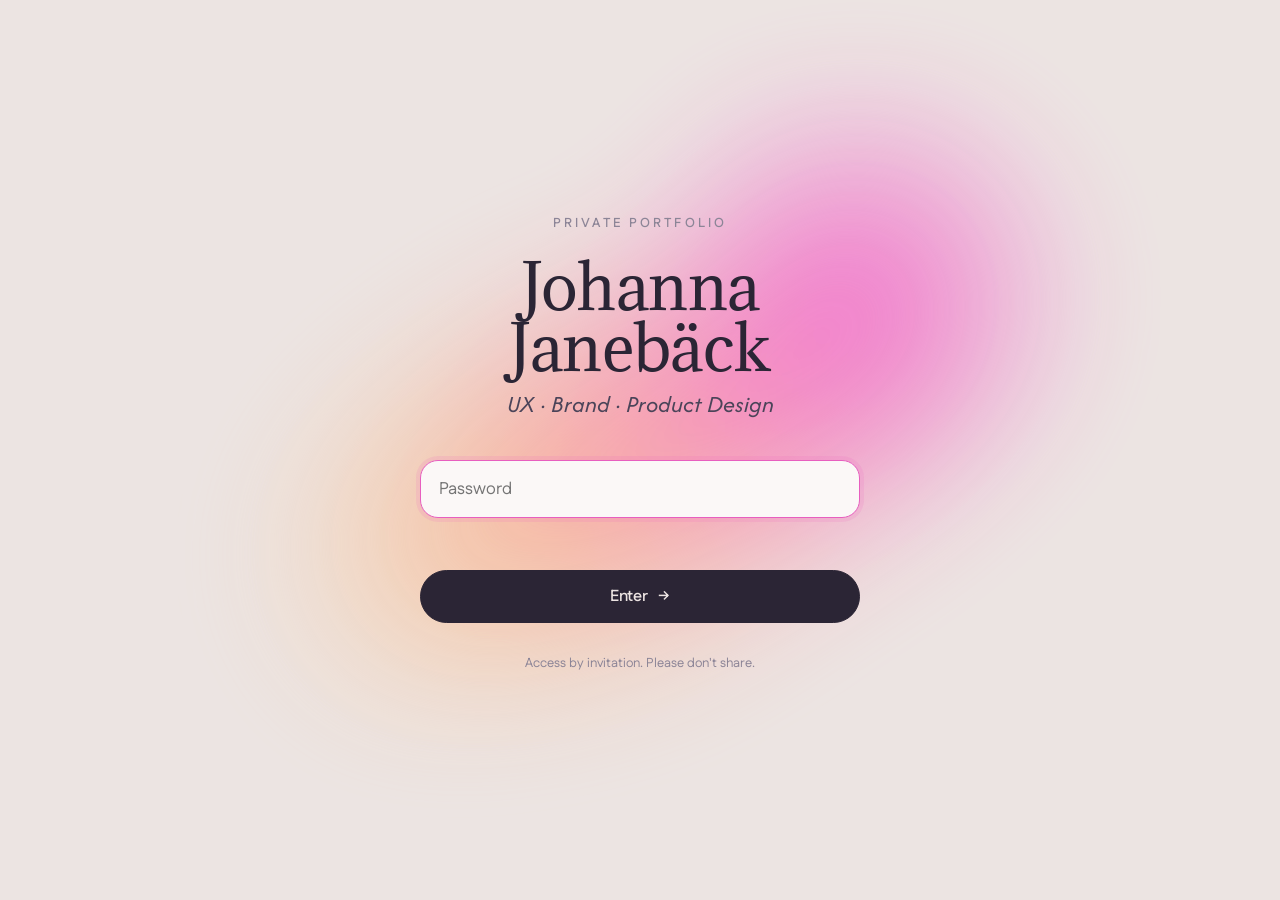
<file: index.html>
<!DOCTYPE html>
<html lang="en">
<head>
<script>
  /* Soft access gate — see login.html. Static host, so this is not real security. */
  if (localStorage.getItem('pf_auth') !== '1') {
    var f = location.pathname.split('/').pop() || 'index.html';
    location.replace('login.html?next=' + encodeURIComponent(f + location.hash));
  }
</script>
<meta charset="UTF-8" />
<meta name="viewport" content="width=device-width, initial-scale=1.0" />
<title>Johanna Janebäck — UX/UI, Brand &amp; Product Design</title>
<meta name="description" content="Portfolio of Johanna Janebäck — UX, UX research, brand and product design. Göteborg, Sweden." />
<link rel="stylesheet" href="styles.css" />
<style>
/* ===================================================================
   HERO — three switchable layouts via body[data-hero]
   =================================================================== */
.hero { position: relative; min-height: 100svh; display: flex; align-items: center; overflow: hidden; padding-top: 96px; }
.hero__inner { position: relative; z-index: 3; width: 100%; }
.hero__eyebrow {
  font-size: 13px; font-weight: 600; letter-spacing: 0.24em; text-transform: uppercase;
  color: var(--muted); margin: 0 0 26px;
}
.hero__name { font-family: var(--serif); color: var(--ink); }
.hero__role { font-family: var(--ital); font-style: italic; color: var(--ink-soft); font-weight: 500; }
.hero__sub { color: var(--body); max-width: 560px; font-size: clamp(17px, 1.6vw, 20px); }
.hero__actions { display: flex; flex-wrap: wrap; gap: 14px; margin-top: 36px; }
.hero .aura { width: 75vw; height: 70vh; }

/* --- mode: centered --- */
body[data-hero="centered"] .hero__inner { text-align: center; }
body[data-hero="centered"] .hero__eyebrow { justify-content: center; }
body[data-hero="centered"] .hero__name { font-size: clamp(44px, 7.6vw, 98px); line-height: .96; }
body[data-hero="centered"] .hero__role { font-size: clamp(22px, 3.6vw, 44px); margin-top: 6px; }
body[data-hero="centered"] .hero__sub { margin: 30px auto 0; }
body[data-hero="centered"] .hero__actions { justify-content: center; }
body[data-hero="centered"] .hero .aura { left: 50%; top: 44%; transform: translate(-50%,-50%); }

/* --- mode: split --- */
body[data-hero="split"] .hero__inner { text-align: left; max-width: 1000px; }
body[data-hero="split"] .hero__name { font-size: clamp(44px, 8.4vw, 108px); line-height: .92; }
body[data-hero="split"] .hero__role { font-size: clamp(21px, 3vw, 38px); display: block; margin-top: 14px; }
body[data-hero="split"] .hero__sub { margin-top: 30px; }
body[data-hero="split"] .hero .aura { right: -10vw; left: auto; top: 8%; width: 62vw; height: 60vh; }

/* --- mode: stacked (role-led, editorial) --- */
body[data-hero="stacked"] .hero__inner { text-align: left; }
body[data-hero="stacked"] .hero__eyebrow { margin-bottom: 18px; }
body[data-hero="stacked"] .hero__name {
  font-family: var(--ital); font-style: italic; font-weight: 700; color: var(--ink);
  font-size: clamp(24px, 3.4vw, 46px); line-height: 1; order: 1; margin-bottom: 4px; display: block;
}
body[data-hero="stacked"] .hero__role {
  font-family: var(--serif); font-style: normal; color: var(--ink);
  font-size: clamp(40px, 7.6vw, 102px); line-height: .94; order: 2; display: block;
}
body[data-hero="stacked"] .hero__stack { display: flex; flex-direction: column; }
body[data-hero="stacked"] .hero__sub { margin-top: 32px; }
body[data-hero="stacked"] .hero .aura { right: -6vw; left: auto; top: 30%; width: 70vw; height: 66vh; }

/* default ordering: name then role unless stacked reorders */
.hero__stack { display: contents; }

/* ===================================================================
   ABOUT
   =================================================================== */
.about-grid { display: grid; grid-template-columns: 0.85fr 1.15fr; gap: clamp(36px, 6vw, 88px); align-items: center; }
.portrait-frame { position: relative; }
.portrait-clip { border-radius: var(--radius); overflow: hidden; display: block; }
.portrait-frame img { width: 100%; display: block; filter: grayscale(1) contrast(1.02); aspect-ratio: 4/5; object-fit: cover; object-position: top center; transform: scale(1.1); transform-origin: top center; }
.portrait-frame::before {
  content: ""; position: absolute; inset: auto -18px -18px auto; width: 64%; height: 64%;
  background:
    radial-gradient(60% 60% at 70% 30%, rgba(231,95,191,0.55), transparent 70%),
    radial-gradient(60% 60% at 30% 70%, rgba(244,167,126,0.5), transparent 70%);
  filter: blur(34px); z-index: -1;
}
.portrait-frame .mark { position: absolute; top: -14px; left: -14px; width: 40px; height: 40px; background: var(--lime); }
.about-statement { font-size: clamp(28px, 3.6vw, 46px); line-height: 1.12; color: var(--ink); margin: 0 0 28px; font-family: var(--serif); }
.about-statement em { font-family: var(--ital); font-style: italic; }
.about-body { columns: 1; max-width: 560px; }
.about-sign { margin-top: 26px; display: flex; align-items: center; gap: 14px; color: var(--muted); font-size: 15px; }
.about-sign .pin { width: 8px; height: 8px; border-radius: 50%; background: var(--lime); }

/* ===================================================================
   WORK
   =================================================================== */
.work-head { display: flex; justify-content: space-between; align-items: flex-end; gap: 24px; margin-bottom: 56px; flex-wrap: wrap; }
.work-head h2 { font-size: clamp(34px, 5vw, 64px); }
.work-list { display: flex; flex-direction: column; gap: clamp(28px, 4vw, 54px); }
.case-card {
  display: grid; grid-template-columns: 1fr 1fr; gap: clamp(24px, 4vw, 60px); align-items: center;
  background: var(--paper); border: 1px solid var(--paper-edge); border-radius: 26px;
  padding: clamp(22px, 3vw, 40px); position: relative; overflow: hidden;
  transition: transform .5s var(--ease), box-shadow .5s var(--ease), border-color .5s;
}
.case-card:hover { transform: translateY(-5px); box-shadow: 0 30px 60px -34px rgba(43,37,53,0.4); border-color: var(--hair); }
.case-card:nth-child(even) .case-card__media { order: 2; }
.case-card__body { min-width: 0; }
.case-idx { font-family: var(--serif); font-size: 15px; color: var(--muted); letter-spacing: 0.1em; }
.case-cat { font-size: 12.5px; font-weight: 600; letter-spacing: 0.18em; text-transform: uppercase; color: var(--lime-deep); margin: 14px 0 12px; }
.case-card h3 { font-size: clamp(26px, 3vw, 40px); line-height: 1.05; margin-bottom: 14px; }
.case-card p { color: var(--body); font-size: 17px; max-width: 42ch; }
.case-link { display: inline-flex; align-items: center; gap: 9px; margin-top: 22px; font-weight: 600; color: var(--ink); font-size: 16px; }
.case-link .arr { transition: transform .3s var(--ease); }
.case-card:hover .case-link .arr { transform: translateX(5px); }
.case-card__media { position: relative; border-radius: 16px; overflow: hidden; aspect-ratio: 4/3; background: var(--rose-deep); }
.case-card__media .ph {
  position: absolute; inset: 0; display: flex; align-items: center; justify-content: center;
}
.case-card__media img { width: 100%; height: 100%; object-fit: cover; }

@media (max-width: 820px) {
  .about-grid { grid-template-columns: 1fr; }
  .portrait-frame { max-width: 380px; }
  .case-card { grid-template-columns: 1fr; }
  .case-card:nth-child(even) .case-card__media { order: 0; }
}

/* ===================================================================
   EXPERIENCE + EDUCATION
   =================================================================== */
.cv-grid { display: grid; grid-template-columns: 1fr 1fr; gap: clamp(40px, 6vw, 90px); }
.cv-col h2 { font-size: clamp(26px, 3vw, 38px); margin-bottom: 32px; }
.cv-item { display: grid; grid-template-columns: auto 1fr; gap: 18px; padding: 22px 0; border-top: 1px solid var(--hair); }
.cv-item:last-child { border-bottom: 1px solid var(--hair); }
.cv-item .ico { width: 38px; height: 38px; border-radius: 11px; background: rgba(255,255,255,0.6); border: 1px solid var(--hair); display: flex; align-items: center; justify-content: center; color: var(--ink-soft); }
.cv-item .ico svg { width: 20px; height: 20px; }
.cv-item .role { font-family: var(--serif); font-size: 21px; color: var(--ink); line-height: 1.15; }
.cv-item .meta { font-size: 15px; color: var(--muted); margin-top: 4px; }
.cv-item .field { font-size: 14.5px; color: var(--ink-soft); margin-top: 7px; }

@media (max-width: 820px) { .cv-grid { grid-template-columns: 1fr; gap: 48px; } }

/* ===================================================================
   SKILLS
   =================================================================== */
.skills-grid { display: grid; grid-template-columns: repeat(3,1fr); gap: clamp(20px, 3vw, 36px); margin-bottom: 44px; }
.skill-card { background: var(--paper); border: 1px solid var(--paper-edge); border-radius: 20px; padding: clamp(22px,2.6vw,32px); }
.skill-card h3 { font-size: 22px; margin-bottom: 18px; }
.skill-card ul { list-style: none; padding: 0; margin: 0; display: flex; flex-direction: column; gap: 11px; }
.skill-card li { font-size: 16px; color: var(--body); display: flex; align-items: center; gap: 11px; }
.skill-card li::before { content: ""; width: 6px; height: 6px; background: var(--lime); flex: none; }
.spark-row { display: flex; flex-wrap: wrap; gap: 12px; align-items: center; }
.spark-row .lab { font-size: 14px; color: var(--muted); margin-right: 6px; }
.spark { font-family: var(--serif); font-size: clamp(20px, 2.4vw, 30px); color: var(--ink); padding: 8px 20px; border-radius: 999px; background: var(--lime); }

@media (max-width: 760px) { .skills-grid { grid-template-columns: 1fr; } }

/* placeholder media for cases without a screenshot yet */
.ph-media { position: absolute; inset: 0; display: flex; align-items: flex-end; padding: 16px;
  background: repeating-linear-gradient(135deg, var(--rose-deep) 0 13px, #ded1cd 13px 26px); }
.ph-media code { font-family: ui-monospace, 'SF Mono', Menlo, monospace; font-size: 12px; color: var(--ink-soft);
  background: rgba(251,248,247,0.82); padding: 6px 11px; border-radius: 7px; letter-spacing: -0.01em; }

/* ===================================================================
   TWEAKS root reset
   =================================================================== */
#tweaks-root:empty { display: none; }
</style>
</head>
<body data-hero="centered">

<!-- ============================ NAV ============================ -->
<nav class="nav" id="nav">
  <a class="nav__brand" href="#top"><span class="dot"></span>Johanna Janebäck</a>
  <div class="nav__links">
    <a href="#about">About</a>
    <a href="#work">Work</a>
    <a href="#cv">Experience</a>
    <a href="#skills">Skills</a>
    <a class="cta" href="#contact">Contact</a>
  </div>
</nav>

<!-- ============================ HERO ============================ -->
<header class="hero" id="top" data-screen-label="Hero">
  <div class="aura"></div>
  <svg class="wave-line" viewBox="0 0 1440 900" preserveAspectRatio="none" aria-hidden="true">
    <path d="M-20 470 C 240 360, 420 560, 660 500 S 1080 360, 1460 460" />
  </svg>
  <div class="wrap hero__inner">
    <p class="hero__eyebrow">Portfolio · Göteborg, Sweden</p>
    <div class="hero__stack">
      <h1 class="hero__name">Johanna Janebäck</h1>
      <p class="hero__role">UX/UI, Brand &amp; Product Design</p>
    </div>
    <p class="hero__sub">I design end-to-end UX and UI, from user research and accessibility to product strategy, design systems and brand. I combine product design, leadership and teaching.</p>
    <div class="hero__actions">
      <a class="btn" href="#work">View selected work <span class="arr">→</span></a>
      <a class="btn btn--ghost" href="#contact">Get in touch</a>
    </div>
  </div>
</header>

<!-- ============================ ABOUT ============================ -->
<section class="section" id="about" data-screen-label="About">
  <div class="wrap about-grid">
    <div class="portrait-frame reveal">
      <span class="mark"></span>
      <div class="portrait-clip"><img src="assets/portrait.jpg" alt="Portrait of Johanna Janebäck in Göteborg" /></div>
    </div>
    <div class="about-text reveal">
      <p class="eyebrow">What's my thing?</p>
      <h2 class="about-statement">I'm a design and product leader who wants to build <em>impactful, user-centered</em> things that really matter.</h2>
      <div class="about-body">
        <p>I'm a designer and product owner with a master's in Interaction Design &amp; Technologies and a bachelor's in Design &amp; Product Development from Chalmers University of Technology. I work the whole way across the stack from product management, UX, research and brand.</p>
        <p>I enjoy taking a fuzzy problem, research it with the people it's for, shape the strategy, and then design something that's genuinely nice to use. I'm happiest delivering work that makes a real, measurable difference.</p>
      </div>
      <div class="about-sign"><span class="pin"></span> Based in Göteborg · open to UX, product &amp; design-lead roles</div>
    </div>
  </div>
</section>

<!-- ============================ WORK ============================ -->
<section class="section" id="work" data-screen-label="Selected work">
  <div class="wrap">
    <div class="work-head reveal">
      <div>
        <p class="eyebrow">Selected work</p>
        <h2>Featured projects.</h2>
      </div>
      <p style="max-width: 320px; color: var(--body);">Research, product, systems and brand, most from my years leading design at Satcube, plus my master's thesis on accessibility.</p>
    </div>

    <div class="work-list">
      <a class="case-card reveal" href="case-cognitive-app.html">
        <div class="case-card__media">
          <img src="assets/card-grunden.jpg" alt="Grunden activities app — two app screens" />
        </div>
        <div class="case-card__body">
          <span class="case-idx">01 — Master thesis</span>
          <p class="case-cat">UX Research · Accessibility</p>
          <h3>An accessible activities app, designed WCAG&nbsp;AAA</h3>
          <p>For people with intellectual disabilities — built on workshops, interviews, testing and observation, with no decision made without the people it was for.</p>
          <span class="case-link">Read the case <span class="arr">→</span></span>
        </div>
      </a>

      <a class="case-card reveal" href="case-satcube-webgui.html">
        <div class="case-card__media">
          <img src="assets/card-webgui.jpg" alt="Satcube WebGUI case overview" />
        </div>
        <div class="case-card__body">
          <span class="case-idx">02 — UX / UI · Satcube</span>
          <p class="case-cat">Complex systems · Accessibility</p>
          <h3>An intuitive way to manage satellite terminals, for novices and experts alike</h3>
          <p>The WebGUI configures and monitors a satellite terminal in real time, designed so a first-timer understands it as well as a pro.</p>
          <span class="case-link">Read the case <span class="arr">→</span></span>
        </div>
      </a>

      <a class="case-card reveal" href="case-satcube-website.html">
        <div class="case-card__media">
          <img src="assets/card-website.jpg" alt="Satcube website pages" />
        </div>
        <div class="case-card__body">
          <span class="case-idx">03 — Web · Design system · Satcube</span>
          <p class="case-cat">Web Design · Product ownership</p>
          <h3>Satcube website and design system, one site with many uses</h3>
          <p>Shop, dashboard, news and product pages with very different goals, unified by a design system I built from scratch.</p>
          <span class="case-link">Read the case <span class="arr">→</span></span>
        </div>
      </a>

      <a class="case-card reveal" href="case-satcube-brand.html">
        <div class="case-card__media">
          <img src="assets/card-brand.jpg" alt="Satcube logotype and brand colours" />
        </div>
        <div class="case-card__body">
          <span class="case-idx">04 — Brand · Satcube</span>
          <p class="case-cat">Brand Identity</p>
          <h3>An accessible identity for a technical industry</h3>
          <p>A complete visual brand led solo, from competitor analysis and stakeholder workshops to a logotype drawn from the layers of the atmosphere.</p>
          <span class="case-link">Read the case <span class="arr">→</span></span>
        </div>
      </a>
    </div>
  </div>
</section>

<!-- ============================ EXPERIENCE + EDUCATION ============================ -->
<section class="section section--tight" id="cv" data-screen-label="Experience">
  <div class="wrap">
    <p class="eyebrow reveal">Where I've been</p>
    <div class="cv-grid">
      <div class="cv-col reveal">
        <h2>I've worked</h2>
        <div class="cv-item">
          <div class="ico"><svg viewBox="0 0 24 24" fill="none" stroke="currentColor" stroke-width="1.7" stroke-linecap="round" stroke-linejoin="round"><path d="M12 2.5c2.6 1.7 4 4.7 4 8.2L13.5 14h-3L8 10.7c0-3.5 1.4-6.5 4-8.2z"></path><circle cx="12" cy="9" r="1.5"></circle><path d="M10.5 14l-2 2.4M13.5 14l2 2.4"></path><path d="M10 18.4c0 1.3 2 2.6 2 2.6s2-1.3 2-2.6"></path></svg></div>
          <div>
            <div class="role">Design Lead &amp; Product Owner</div>
            <div class="meta">Satcube · 2022–2025</div>
            <div class="field">Owned design &amp; roadmap for the website, WebGUI and app — plus brand and art direction — across the space industry.</div>
          </div>
        </div>
        <div class="cv-item">
          <div class="ico"><svg viewBox="0 0 24 24" fill="none" stroke="currentColor" stroke-width="1.7" stroke-linecap="round" stroke-linejoin="round"><path d="M4 20l1.2-4.2 9.3-9.3 3 3-9.3 9.3L4 20z"></path><path d="M13.5 7.5l3 3"></path></svg></div>
          <div>
            <div class="role">Project Manager &amp; UX/UI Designer</div>
            <div class="meta">Noor Digital · 2025</div>
            <div class="field">Client projects at a digital marketing agency — from scoping to shipped UI.</div>
          </div>
        </div>
      </div>

      <div class="cv-col reveal">
        <h2>I've studied</h2>
        <div class="cv-item">
          <div class="ico"><svg viewBox="0 0 24 24" fill="none" stroke="currentColor" stroke-width="1.7" stroke-linecap="round" stroke-linejoin="round"><circle cx="9" cy="8" r="3"></circle><path d="M3.5 20a5.5 5.5 0 0 1 11 0"></path><path d="M16 5.4a3 3 0 0 1 0 5.2"></path><path d="M18 20a5.5 5.5 0 0 0-3-4.9"></path></svg></div>
          <div>
            <div class="role">MSc · Learning and Leadership</div>
            <div class="meta">Chalmers University of Technology</div>
          </div>
        </div>
        <div class="cv-item">
          <div class="ico"><svg viewBox="0 0 24 24" fill="none" stroke="currentColor" stroke-width="1.7" stroke-linecap="round" stroke-linejoin="round"><path d="M5 3l5.5 16 2-6.4 6.4-2L5 3z"></path><path d="M13 13l5 5"></path></svg></div>
          <div>
            <div class="role">MSc · Interaction Design and Technologies</div>
            <div class="meta">Chalmers University of Technology</div>
          </div>
        </div>
        <div class="cv-item">
          <div class="ico"><svg viewBox="0 0 24 24" fill="none" stroke="currentColor" stroke-width="1.7" stroke-linecap="round" stroke-linejoin="round"><circle cx="12" cy="12" r="9"></circle><path d="M15.6 8.4l-2 5.2-5.2 2 2-5.2 5.2-2z"></path><circle cx="12" cy="12" r="1"></circle></svg></div>
          <div>
            <div class="role">BSc · Design and Product Development</div>
            <div class="meta">Chalmers University of Technology</div>
          </div>
        </div>
      </div>
    </div>
  </div>
</section>

<!-- ============================ SKILLS ============================ -->
<section class="section" id="skills" data-screen-label="Skills">
  <div class="wrap">
    <p class="eyebrow reveal">What I bring</p>
    <div class="skills-grid">
      <div class="skill-card reveal">
        <h3>Product</h3>
        <ul>
          <li>Agile product ownership</li>
          <li>Roadmapping &amp; prioritisation</li>
          <li>KPI tracking</li>
          <li>Stakeholder workshops</li>
        </ul>
      </div>
      <div class="skill-card reveal">
        <h3>Design &amp; UX</h3>
        <ul>
          <li>UI / UX design</li>
          <li>Design systems</li>
          <li>Brand identity</li>
          <li>Accessible design (WCAG)</li>
        </ul>
      </div>
      <div class="skill-card reveal">
        <h3>Research</h3>
        <ul>
          <li>Usability testing</li>
          <li>Interviews &amp; observation</li>
          <li>A/B testing</li>
          <li>Personas &amp; synthesis</li>
        </ul>
      </div>
    </div>
  </div>
</section>

<!-- ============================ CONTACT / FOOTER ============================ -->
<footer class="footer section" id="contact" data-screen-label="Contact">
  <div class="aura" style="left:-10vw; top:10%; width:60vw; height:70vh;"></div>
  <div class="wrap foot-grid">
    <div class="reveal">
      <p class="eyebrow" style="color:rgba(255,255,255,0.55)">Let's talk</p>
    </div>
    <div class="foot-meta reveal">
      <div class="foot-cols">
        <div>
          <div class="lab">Location</div>
          Göteborg, Sweden
        </div>
        <div>
          <div class="lab">Elsewhere</div>
          <a href="#" rel="noopener">LinkedIn</a>
        </div>
        <div>
          <div class="lab">Open to</div>
          UX · Accessibility · Product
        </div>
      </div>
      <a href="#top" style="border:none; display:inline-flex; align-items:center; gap:8px;">Back to top ↑</a>
    </div>
  </div>
</footer>

<!-- ============================ TWEAKS ============================ -->
<div id="tweaks-root"></div>

<script src="https://unpkg.com/react@18.3.1/umd/react.development.js" integrity="sha384-hD6/rw4ppMLGNu3tX5cjIb+uRZ7UkRJ6BPkLpg4hAu/6onKUg4lLsHAs9EBPT82L" crossorigin="anonymous"></script>
<script src="https://unpkg.com/react-dom@18.3.1/umd/react-dom.development.js" integrity="sha384-u6aeetuaXnQ38mYT8rp6sbXaQe3NL9t+IBXmnYxwkUI2Hw4bsp2Wvmx4yRQF1uAm" crossorigin="anonymous"></script>
<script src="https://unpkg.com/@babel/standalone@7.29.0/babel.min.js" integrity="sha384-m08KidiNqLdpJqLq95G/LEi8Qvjl/xUYll3QILypMoQ65QorJ9Lvtp2RXYGBFj1y" crossorigin="anonymous"></script>
<script type="text/babel" src="tweaks-panel.jsx"></script>

<script>
/* ---- nav stuck ---- */
const nav = document.getElementById('nav');
const onScroll = () => nav.classList.toggle('is-stuck', window.scrollY > 40);
window.addEventListener('scroll', onScroll, { passive: true }); onScroll();

/* ---- reveal on scroll ---- */
const io = new IntersectionObserver((entries) => {
  entries.forEach(e => { if (e.isIntersecting) { e.target.classList.add('in'); io.unobserve(e.target); } });
}, { threshold: 0.12, rootMargin: '0px 0px -8% 0px' });
document.querySelectorAll('.reveal').forEach(el => io.observe(el));
</script>

<script type="text/babel">
const HERO_LABELS = { centered: 'Centered', split: 'Split', stacked: 'Editorial' };
const SPARKS = ['#9CDE7B', '#F4A77E', '#E75FBF', '#7A8CCB'];

const TWEAK_DEFAULTS = /*EDITMODE-BEGIN*/{
  "heroLayout": "split",
  "spark": "#E75FBF",
  "aura": 0.8
}/*EDITMODE-END*/;

function PortfolioTweaks() {
  const [t, setTweak] = useTweaks(TWEAK_DEFAULTS);
  React.useEffect(() => {
    document.body.dataset.hero = t.heroLayout;
    document.documentElement.style.setProperty('--lime', t.spark);
    document.documentElement.style.setProperty('--aura-strength', t.aura);
  }, [t.heroLayout, t.spark, t.aura]);

  return (
    <TweaksPanel>
      <TweakSection label="Hero" />
      <TweakRadio label="Layout" value={t.heroLayout}
        options={[{value:'centered',label:'Centered'},{value:'split',label:'Split'},{value:'stacked',label:'Editorial'}]}
        onChange={(v) => setTweak('heroLayout', v)} />
      <TweakSection label="Mood" />
      <TweakColor label="Accent spark" value={t.spark} options={SPARKS}
        onChange={(v) => setTweak('spark', v)} />
      <TweakSlider label="Aura intensity" value={t.aura} min={0.2} max={1.2} step={0.02}
        onChange={(v) => setTweak('aura', v)} />
    </TweaksPanel>
  );
}
ReactDOM.createRoot(document.getElementById('tweaks-root')).render(<PortfolioTweaks />);
</script>
</body>
</html>
</file>
<file: styles.css>
/* ===================================================================
   Johanna Janebäck — Portfolio
   Refined editorial system. Warm rose ground, plum ink, aura gradient,
   lime spark. Adamina (display serif) + Fustat (UI/body) + Afacad (italic).
   =================================================================== */

@import url('https://fonts.googleapis.com/css2?family=Adamina&family=Afacad:ital,wght@0,400..700;1,400..700&family=Fustat:wght@300..800&display=swap');

:root {
  /* ground */
  --rose:        #ECE4E2;
  --rose-deep:   #E4D9D6;
  --rose-tint:   #F4EEEC;
  --paper:       #FBF8F7;
  --paper-edge:  #EFE7E4;

  /* plum ink */
  --ink:         #2B2535;   /* headings */
  --ink-soft:    #4B4459;   /* sub-headings */
  --body:        #5E576F;   /* body */
  --muted:       #8C8597;   /* captions / meta */
  --hair:        rgba(70,63,87,0.14);

  /* aura + sparks */
  --magenta:     #E75FBF;
  --pink:        #F07AA8;
  --peach:       #F4A77E;
  --apricot:     #F6C79A;
  --lime:        #9CDE7B;
  --lime-deep:   #6FB94E;

  /* satcube */
  --navy:        #112A46;
  --gold:        #E9AD81;

  /* type */
  --serif: 'Adamina', Georgia, 'Times New Roman', serif;
  --sans:  'Fustat', 'Helvetica Neue', Arial, sans-serif;
  --ital:  'Afacad', 'Fustat', sans-serif;

  --maxw: 1180px;
  --gutter: clamp(22px, 5vw, 80px);
  --radius: 18px;

  --ease: cubic-bezier(.22,.61,.36,1);
}

* { box-sizing: border-box; }

html { scroll-behavior: smooth; -webkit-font-smoothing: antialiased; text-rendering: optimizeLegibility; }

body {
  margin: 0;
  background: var(--rose);
  color: var(--body);
  font-family: var(--sans);
  font-size: 18px;
  line-height: 1.6;
  font-weight: 400;
  overflow-x: hidden;
}

::selection { background: var(--magenta); color: #fff; }

img { display: block; max-width: 100%; }

a { color: inherit; text-decoration: none; }

h1, h2, h3, h4 {
  font-family: var(--serif);
  color: var(--ink);
  font-weight: 400;
  margin: 0;
  letter-spacing: -0.01em;
  line-height: 1.04;
}

p { margin: 0 0 1em; text-wrap: pretty; }

/* ---- layout helpers ---- */
.wrap { width: 100%; max-width: var(--maxw); margin-inline: auto; padding-inline: var(--gutter); }
.section { padding-block: clamp(72px, 11vw, 150px); position: relative; }
.section--tight { padding-block: clamp(48px, 7vw, 96px); }

.eyebrow {
  font-family: var(--sans);
  font-size: 13px;
  font-weight: 600;
  letter-spacing: 0.22em;
  text-transform: uppercase;
  color: var(--muted);
  margin: 0 0 22px;
  display: flex;
  align-items: center;
  gap: 12px;
}
.eyebrow::before {
  content: "";
  width: 9px; height: 9px;
  background: var(--lime);
  display: inline-block;
  flex: none;
}

.lead { font-size: clamp(20px, 2.4vw, 27px); line-height: 1.5; color: var(--ink-soft); font-weight: 400; }

.serif-italic { font-family: var(--ital); font-style: italic; }

/* ===================================================================
   AURA — the signature blurred gradient blob
   =================================================================== */
.aura {
  position: absolute;
  pointer-events: none;
  z-index: 0;
  filter: blur(60px) saturate(112%);
  opacity: var(--aura-strength, 0.92);
  background:
    radial-gradient(38% 58% at 72% 32%, rgba(231,95,191,0.95), transparent 62%),
    radial-gradient(42% 52% at 58% 50%, rgba(240,122,168,0.78), transparent 64%),
    radial-gradient(40% 56% at 44% 62%, rgba(244,167,126,0.72), transparent 66%),
    radial-gradient(30% 46% at 30% 72%, rgba(246,199,154,0.55), transparent 70%);
}

/* thin hand-drawn wave line that rides over the aura */
.wave-line { position: absolute; inset: 0; z-index: 1; pointer-events: none; overflow: visible; }
.wave-line path { fill: none; stroke: rgba(255,255,255,0.85); stroke-width: 1.4; }

/* ===================================================================
   NAV
   =================================================================== */
.nav {
  position: fixed;
  inset: 0 0 auto 0;
  z-index: 60;
  display: flex;
  align-items: center;
  justify-content: space-between;
  padding: 20px var(--gutter);
  transition: background .4s var(--ease), backdrop-filter .4s, padding .4s var(--ease), border-color .4s;
  border-bottom: 1px solid transparent;
}
.nav.is-stuck {
  background: rgba(236,228,226,0.72);
  backdrop-filter: blur(16px) saturate(120%);
  border-bottom-color: var(--hair);
  padding-block: 14px;
}
.nav__brand {
  font-family: var(--ital);
  font-style: italic;
  font-weight: 700;
  font-size: 21px;
  color: var(--ink);
  letter-spacing: -0.01em;
  display: flex; align-items: center; gap: 11px;
}
.nav__brand .dot { width: 11px; height: 11px; background: var(--lime); flex: none; }
.nav__links { display: flex; align-items: center; gap: clamp(18px, 3vw, 42px); }
.nav__links a {
  font-size: 15px; font-weight: 500; color: var(--ink-soft);
  position: relative; padding: 4px 0; transition: color .25s;
}
.nav__links a::after {
  content: ""; position: absolute; left: 0; right: 100%; bottom: -2px; height: 1.5px;
  background: var(--ink); transition: right .3s var(--ease);
}
.nav__links a:hover { color: var(--ink); }
.nav__links a:hover::after { right: 0; }
.nav__links a.cta {
  border: 1.5px solid var(--ink); border-radius: 999px; padding: 9px 20px; color: var(--ink);
}
.nav__links a.cta::after { display: none; }
.nav__links a.cta:hover { background: var(--ink); color: var(--rose); }
.nav__burger { display: none; }

@media (max-width: 760px) {
  .nav__links a:not(.cta) { display: none; }
}

/* ===================================================================
   BUTTONS
   =================================================================== */
.btn {
  display: inline-flex; align-items: center; gap: 10px;
  font-family: var(--sans); font-size: 16px; font-weight: 600;
  padding: 14px 26px; border-radius: 999px; cursor: pointer;
  border: 1.5px solid var(--ink); background: var(--ink); color: var(--rose);
  transition: transform .25s var(--ease), background .25s, color .25s, box-shadow .25s;
}
.btn:hover { transform: translateY(-2px); box-shadow: 0 12px 30px -12px rgba(43,37,53,0.5); }
.btn--ghost { background: transparent; color: var(--ink); }
.btn--ghost:hover { background: var(--ink); color: var(--rose); }
.btn .arr { transition: transform .3s var(--ease); }
.btn:hover .arr { transform: translateX(4px); }

/* ===================================================================
   FOOTER / CONTACT
   =================================================================== */
.footer { position: relative; overflow: hidden; background: var(--ink); color: var(--rose-tint); }
.footer .aura { opacity: 0.5; filter: blur(80px) saturate(120%); }
.foot-grid { position: relative; z-index: 2; display: grid; gap: 40px; }
.footer a.mail {
  font-family: var(--serif);
  font-size: clamp(34px, 6vw, 76px);
  color: #fff; line-height: 1.05; letter-spacing: -0.02em;
  display: inline-block; transition: opacity .3s;
}
.footer a.mail:hover { opacity: .7; }
.footer .foot-contact { margin: 0 0 7px; font-size: 18px; line-height: 1.5; color: var(--rose-tint); }
.footer .foot-contact a { color: #fff; border-bottom: 1px solid rgba(255,255,255,0.32); padding-bottom: 1px; transition: border-color .3s; }
.footer .foot-contact a:hover { border-color: #fff; }
.foot-meta { display: flex; flex-wrap: wrap; gap: 30px 56px; justify-content: space-between; align-items: flex-end; }
.foot-meta a { color: var(--rose-tint); border-bottom: 1px solid rgba(255,255,255,0.3); padding-bottom: 2px; transition: border-color .3s; }
.foot-meta a:hover { border-color: #fff; }
.foot-cols { display: flex; gap: 56px; flex-wrap: wrap; }
.foot-cols .lab { font-size: 12px; letter-spacing: 0.2em; text-transform: uppercase; color: rgba(255,255,255,0.5); margin-bottom: 8px; }

/* ===================================================================
   REVEAL ON SCROLL
   =================================================================== */
.reveal { opacity: 0; transform: translateY(26px); transition: opacity .9s var(--ease), transform .9s var(--ease); }
.reveal.in { opacity: 1; transform: none; }
@media (prefers-reduced-motion: reduce) {
  .reveal { opacity: 1; transform: none; transition: none; }
  html { scroll-behavior: auto; }
}

/* ===================================================================
   TAGS / CHIPS
   =================================================================== */
.chips { display: flex; flex-wrap: wrap; gap: 10px; }
.chip {
  font-size: 14px; font-weight: 500; color: var(--ink-soft);
  padding: 8px 16px; border-radius: 999px; border: 1px solid var(--hair);
  background: rgba(255,255,255,0.4); display: inline-flex; align-items: center; gap: 8px;
}
.chip .sq { width: 7px; height: 7px; background: var(--lime); }
</file>
<file: case.css>
/* ===================================================================
   Case study layer — builds on styles.css
   =================================================================== */

.case-nav-back {
  position: fixed; z-index: 61; top: 18px; left: var(--gutter);
  display: inline-flex; align-items: center; gap: 9px;
  font-size: 15px; font-weight: 600; color: var(--ink-soft);
  background: rgba(236,228,226,0.7); backdrop-filter: blur(10px);
  padding: 9px 16px 9px 13px; border-radius: 999px; border: 1px solid var(--hair); white-space: nowrap;
  transition: transform .25s var(--ease), background .25s;
}
.case-nav-back:hover { transform: translateX(-3px); background: rgba(236,228,226,0.95); }
.case-nav-back .arr { transition: transform .3s var(--ease); }
.case-nav-back:hover .arr { transform: translateX(-3px); }

/* ---- HERO ---- */
.case-hero { position: relative; overflow: hidden; padding-top: clamp(120px, 16vh, 200px); padding-bottom: clamp(40px, 6vw, 80px); }
.case-hero .aura { width: 80vw; height: 64vh; right: -16vw; top: -8%; left: auto; opacity: var(--aura-strength, .8); }
.case-eyebrow {
  font-size: 13px; font-weight: 600; letter-spacing: 0.22em; text-transform: uppercase;
  color: var(--lime-deep); margin: 0 0 22px; display: inline-flex; align-items: center; gap: 12px;
}
.case-title { font-size: clamp(34px, 5.6vw, 76px); line-height: 1.0; max-width: 17ch; position: relative; z-index: 3; }
.case-dek { font-size: clamp(18px, 1.9vw, 23px); color: var(--ink-soft); max-width: 32ch; margin-top: 24px; line-height: 1.4; position: relative; z-index: 3; }
.case-dek em { font-family: var(--ital); font-style: italic; }

.case-meta { display: flex; flex-wrap: wrap; gap: 14px 56px; margin-top: 52px; position: relative; z-index: 3; padding-top: 28px; border-top: 1px solid var(--hair); }
.case-meta .m .lab { font-size: 12px; letter-spacing: 0.16em; text-transform: uppercase; color: var(--muted); margin-bottom: 6px; }
.case-meta .m .val { font-size: 16px; color: var(--ink); font-weight: 500; }

/* ---- key visual ---- */
.case-figure { position: relative; border-radius: 24px; overflow: hidden; border: 1px solid var(--paper-edge); background: var(--paper); }
.case-figure img { width: 100%; display: block; }
.case-figure figcaption, .cap { font-size: 14px; color: var(--muted); margin-top: 22px; }
.bleed { width: 100%; max-width: 1320px; margin-inline: auto; padding-inline: var(--gutter); }

/* ---- generic content ---- */
.case-section { padding-block: clamp(56px, 8vw, 110px); }
.case-section.tight { padding-block: clamp(36px, 5vw, 64px); }
.two-col { display: grid; grid-template-columns: 0.42fr 0.58fr; gap: clamp(28px, 5vw, 80px); align-items: start; }
.two-col h2 { font-size: clamp(30px, 4vw, 52px); position: sticky; top: 100px; }
.rich { font-size: 19px; color: var(--body); }
.rich p { margin-bottom: 1.2em; }
.rich p:last-child { margin-bottom: 0; }
.rich strong { color: var(--ink); font-weight: 600; }
.rich em { font-family: var(--ital); font-style: italic; font-size: 1.04em; }

@media (max-width: 860px) {
  .two-col { grid-template-columns: 1fr; gap: 24px; }
  .two-col h2 { position: static; }
}

/* ---- pull quote ---- */
.pull { font-family: var(--serif); font-size: clamp(26px, 4vw, 48px); line-height: 1.18; color: var(--ink); max-width: 18ch; }
.pull .hl { background: linear-gradient(transparent 62%, var(--lime) 62%); padding: 0 .04em; }

/* ---- process steps ---- */
.steps { display: grid; gap: 0; counter-reset: step; }
.step {
  display: grid; grid-template-columns: auto 1fr; gap: clamp(20px, 4vw, 56px); align-items: start;
  padding: clamp(28px, 4vw, 48px) 0; border-top: 1px solid var(--hair);
}
.step:last-child { border-bottom: 1px solid var(--hair); }
.step__n {
  font-family: var(--serif); font-size: clamp(40px, 6vw, 84px); line-height: .8;
  color: transparent; -webkit-text-stroke: 1.4px var(--ink-soft); position: relative;
}
.step__b h3 { font-size: clamp(22px, 2.6vw, 32px); margin-bottom: 12px; }
.step__b p { color: var(--body); font-size: 18px; max-width: 60ch; }
.step__tag { font-size: 12.5px; font-weight: 600; letter-spacing: 0.14em; text-transform: uppercase; color: var(--lime-deep); margin-bottom: 14px; }

/* ---- highlight cards ---- */
.cards { display: grid; grid-template-columns: repeat(auto-fit, minmax(240px, 1fr)); gap: clamp(16px, 2vw, 24px); }
.hcard { background: var(--paper); border: 1px solid var(--paper-edge); border-radius: 20px; padding: clamp(24px, 3vw, 34px); }
.hcard .ic { width: 42px; height: 42px; border-radius: 12px; background: var(--rose-tint); display: flex; align-items: center; justify-content: center; margin-bottom: 20px; color: var(--ink-soft); font-size: 20px; }
.hcard .ic svg { width: 22px; height: 22px; }
.hcard h3 { font-size: 22px; margin-bottom: 10px; }
.hcard p { font-size: 16px; color: var(--body); margin: 0; }

/* ---- metric row ---- */
.metrics { display: grid; grid-template-columns: repeat(auto-fit, minmax(180px,1fr)); gap: clamp(20px,3vw,40px); }
.metric .num { font-family: var(--serif); font-size: clamp(44px, 6vw, 80px); color: var(--ink); line-height: .9; }
.metric .num .u { font-size: .5em; color: var(--lime-deep); }
.metric .lab { font-size: 16px; color: var(--body); margin-top: 14px; max-width: 24ch; }

/* ---- gallery ---- */
.gal { display: grid; gap: clamp(16px, 2vw, 24px); }
.gal-2 { grid-template-columns: 1fr 1fr; }
.gal-3 { grid-template-columns: repeat(3, 1fr); }
.gal figure { margin: 0; }
@media (max-width: 760px) { .gal-2, .gal-3 { grid-template-columns: 1fr; } }

/* ---- device: phone frame ---- */
.phone {
  border-radius: 34px; background: #0c0c10; padding: 9px; box-shadow: 0 40px 80px -40px rgba(43,37,53,0.5);
  width: 100%; max-width: 300px; margin-inline: auto;
}
.phone img { border-radius: 26px; width: 100%; display: block; }
.phones { display: flex; gap: clamp(16px,3vw,40px); justify-content: center; flex-wrap: wrap; align-items: flex-start; }

/* ---- browser frame ---- */
.browser { border-radius: 16px; overflow: hidden; border: 1px solid var(--paper-edge); background: #fff; box-shadow: 0 30px 70px -40px rgba(43,37,53,0.45); }
.browser__bar { background: var(--navy); padding: 12px 16px; display: flex; align-items: center; gap: 7px; }
.browser__bar i { width: 10px; height: 10px; border-radius: 50%; background: rgba(255,255,255,0.35); display: inline-block; }

/* ---- swatches (brand case) ---- */
.swatches { display: grid; grid-template-columns: repeat(auto-fit, minmax(120px,1fr)); gap: 14px; }
.sw { border-radius: 16px; overflow: hidden; border: 1px solid var(--paper-edge); }
.sw .chip { height: 120px; display: block; border: none; border-radius: 0; }
.sw .meta { padding: 12px 14px; background: var(--paper); }
.sw .meta b { display: block; color: var(--ink); font-size: 14px; }
.sw .meta span { font-size: 12.5px; color: var(--muted); }

/* ---- next case ---- */
.next-case { position: relative; overflow: hidden; background: var(--ink); color: var(--rose-tint); border-radius: 28px; padding: clamp(36px,5vw,64px); display: flex; justify-content: space-between; align-items: center; gap: 30px; flex-wrap: wrap; }
.next-case .aura { opacity: .45; right: -10%; top: -30%; width: 50vw; height: 120%; }
.next-case .lab { position: relative; z-index: 2; font-size: 12.5px; letter-spacing: 0.2em; text-transform: uppercase; color: rgba(255,255,255,0.55); margin-bottom: 12px; }
.next-case h2 { position: relative; z-index: 2; color: #fff; font-size: clamp(28px,4vw,52px); max-width: 16ch; }
.next-case .btn { position: relative; z-index: 2; background: var(--rose); color: var(--ink); border-color: var(--rose); }
.next-case .btn:hover { background: #fff; border-color: #fff; }

.note { font-size: 13.5px; color: var(--muted); font-style: italic; padding: 14px 18px; border-left: 2px solid var(--lime); background: rgba(255,255,255,0.35); border-radius: 0 12px 12px 0; }
</file>
